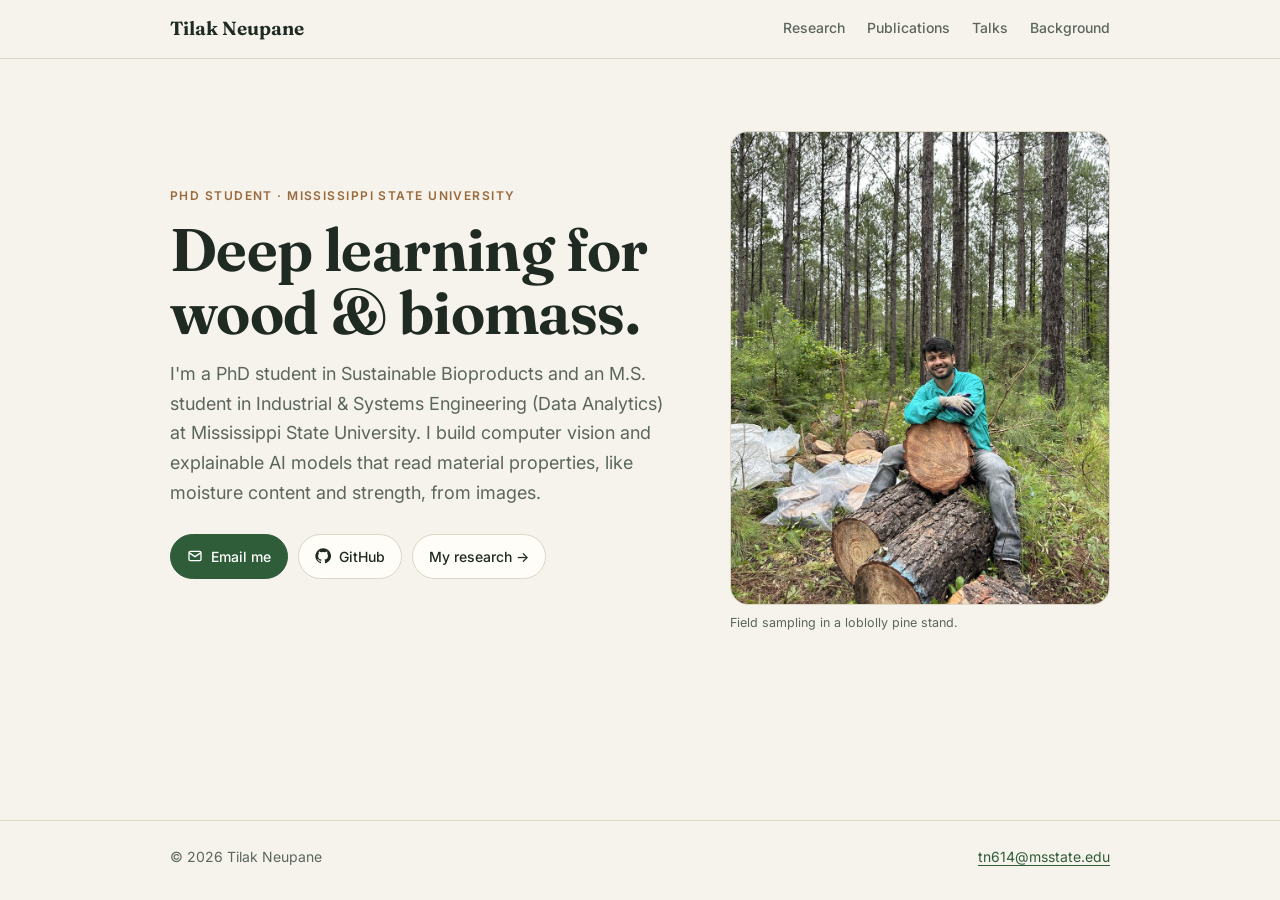
<file: index.html>
<!DOCTYPE html>
<html lang="en">
<head>
<meta charset="UTF-8">
<meta name="viewport" content="width=device-width, initial-scale=1">
<title>Tilak Neupane | Wood Science & Deep Learning</title>
<meta name="description" content="Tilak Neupane, PhD student in Sustainable Bioproducts at Mississippi State University. Deep learning, computer vision and explainable AI for wood and biomass quality.">
<meta property="og:title" content="Tilak Neupane">
<meta property="og:description" content="Tilak Neupane, PhD student in Sustainable Bioproducts at Mississippi State University. Deep learning, computer vision and explainable AI for wood and biomass quality.">
<meta property="og:image" content="https://tilakneu.github.io/profile.jpg">
<link rel="preconnect" href="https://fonts.googleapis.com">
<link rel="preconnect" href="https://fonts.gstatic.com" crossorigin>
<link href="https://fonts.googleapis.com/css2?family=Fraunces:opsz,wght@9..144,500;9..144,650&family=Inter:wght@400;500;600&display=swap" rel="stylesheet">
<link rel="stylesheet" href="style.css">
</head>
<body>

<nav><div class="wrap">
  <a class="brand" href="index.html">Tilak Neupane</a>
  <div class="links"><a href="research.html">Research</a><a href="publications.html">Publications</a><a href="talks.html">Talks</a><a href="background.html">Background</a></div>
</div></nav>

<main>
<header class="hero"><div class="wrap">
  <div>
    <p class="eyebrow">PhD Student · Mississippi State University</p>
    <h1>Deep learning for wood &amp; biomass.</h1>
    <p class="lede">I'm a PhD student in Sustainable Bioproducts and an M.S. student in Industrial &amp; Systems Engineering (Data Analytics) at Mississippi State University. I build computer vision and explainable AI models that read material properties, like moisture content and strength, from images.</p>
    <div class="cta">
      <a class="btn primary" href="mailto:tn614@msstate.edu"><svg viewBox="0 0 24 24" fill="none" stroke="currentColor" stroke-width="2"><rect x="3" y="5" width="18" height="14" rx="2"/><path d="m3 7 9 6 9-6"/></svg>Email me</a>
      <a class="btn" href="https://github.com/tilakneu"><svg viewBox="0 0 24 24" fill="currentColor"><path d="M12 .5a11.5 11.5 0 0 0-3.64 22.41c.58.1.79-.25.79-.56v-2c-3.2.7-3.88-1.37-3.88-1.37-.53-1.34-1.29-1.7-1.29-1.7-1.05-.72.08-.7.08-.7 1.16.08 1.77 1.19 1.77 1.19 1.03 1.77 2.71 1.26 3.37.96.1-.75.4-1.26.73-1.55-2.55-.29-5.24-1.28-5.24-5.69 0-1.26.45-2.29 1.19-3.1-.12-.29-.52-1.46.11-3.05 0 0 .97-.31 3.17 1.18a11 11 0 0 1 5.77 0c2.2-1.49 3.17-1.18 3.17-1.18.63 1.59.23 2.76.11 3.05.74.81 1.19 1.84 1.19 3.1 0 4.42-2.69 5.39-5.26 5.68.41.36.78 1.06.78 2.14v3.17c0 .31.21.67.8.56A11.5 11.5 0 0 0 12 .5Z"/></svg>GitHub</a>
      <a class="btn" href="research.html">My research →</a>
    </div>
  </div>
  <figure class="photo">
    <img src="profile.jpg" alt="Tilak Neupane sitting on loblolly pine logs during field sampling">
    <figcaption>Field sampling in a loblolly pine stand.</figcaption>
  </figure>
</div></header>
</main>

<footer><div class="wrap"><span>© 2026 Tilak Neupane</span><a href="mailto:tn614@msstate.edu">tn614@msstate.edu</a></div></footer>
</body>
</html>
</file>
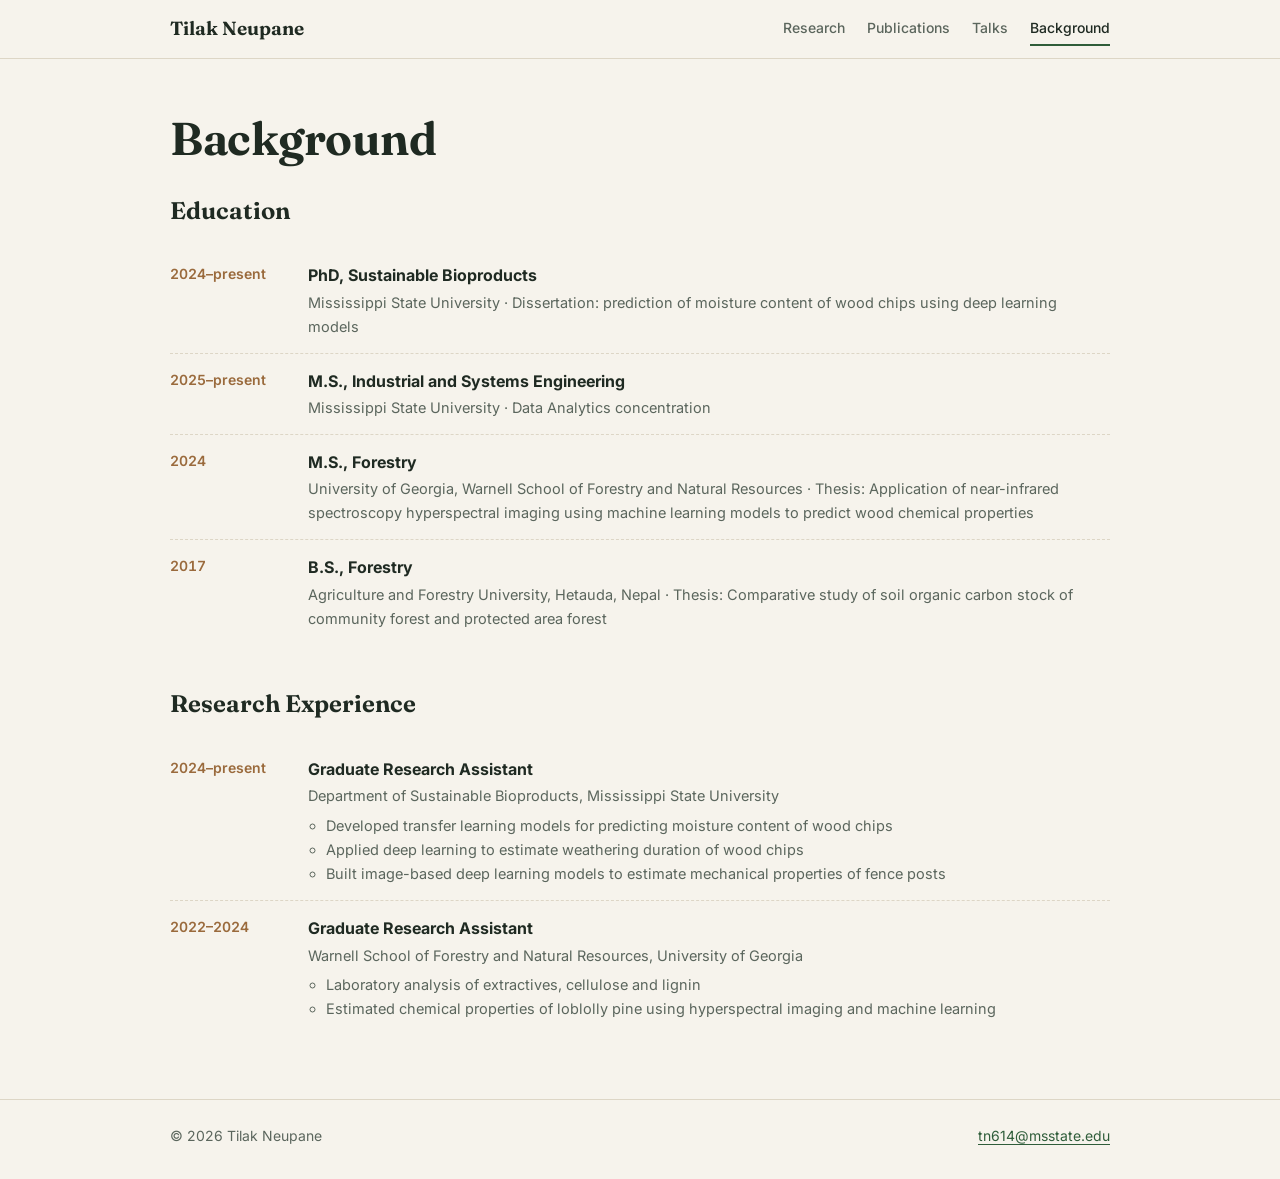
<file: background.html>
<!DOCTYPE html>
<html lang="en">
<head>
<meta charset="UTF-8">
<meta name="viewport" content="width=device-width, initial-scale=1">
<title>Background | Tilak Neupane</title>
<meta name="description" content="Tilak Neupane, PhD student in Sustainable Bioproducts at Mississippi State University. Deep learning, computer vision and explainable AI for wood and biomass quality.">
<meta property="og:title" content="Tilak Neupane">
<meta property="og:description" content="Tilak Neupane, PhD student in Sustainable Bioproducts at Mississippi State University. Deep learning, computer vision and explainable AI for wood and biomass quality.">
<meta property="og:image" content="https://tilakneu.github.io/profile.jpg">
<link rel="preconnect" href="https://fonts.googleapis.com">
<link rel="preconnect" href="https://fonts.gstatic.com" crossorigin>
<link href="https://fonts.googleapis.com/css2?family=Fraunces:opsz,wght@9..144,500;9..144,650&family=Inter:wght@400;500;600&display=swap" rel="stylesheet">
<link rel="stylesheet" href="style.css">
</head>
<body>

<nav><div class="wrap">
  <a class="brand" href="index.html">Tilak Neupane</a>
  <div class="links"><a href="research.html">Research</a><a href="publications.html">Publications</a><a href="talks.html">Talks</a><a href="background.html" class="active">Background</a></div>
</div></nav>

<main class="page"><div class="wrap">
  <h1>Background</h1>
  <h2>Education</h2>
  <ul class="timeline">
    <li><span class="when">2024–present</span><div><h3>PhD, Sustainable Bioproducts</h3><p>Mississippi State University · Dissertation: prediction of moisture content of wood chips using deep learning models</p></div></li>
    <li><span class="when">2025–present</span><div><h3>M.S., Industrial and Systems Engineering</h3><p>Mississippi State University · Data Analytics concentration</p></div></li>
    <li><span class="when">2024</span><div><h3>M.S., Forestry</h3><p>University of Georgia, Warnell School of Forestry and Natural Resources · Thesis: Application of near-infrared spectroscopy hyperspectral imaging using machine learning models to predict wood chemical properties</p></div></li>
    <li><span class="when">2017</span><div><h3>B.S., Forestry</h3><p>Agriculture and Forestry University, Hetauda, Nepal · Thesis: Comparative study of soil organic carbon stock of community forest and protected area forest</p></div></li>
  </ul>

  <h2>Research Experience</h2>
  <ul class="timeline">
    <li><span class="when">2024–present</span><div><h3>Graduate Research Assistant</h3><p>Department of Sustainable Bioproducts, Mississippi State University</p>
      <ul><li>Developed transfer learning models for predicting moisture content of wood chips</li><li>Applied deep learning to estimate weathering duration of wood chips</li><li>Built image-based deep learning models to estimate mechanical properties of fence posts</li></ul></div></li>
    <li><span class="when">2022–2024</span><div><h3>Graduate Research Assistant</h3><p>Warnell School of Forestry and Natural Resources, University of Georgia</p>
      <ul><li>Laboratory analysis of extractives, cellulose and lignin</li><li>Estimated chemical properties of loblolly pine using hyperspectral imaging and machine learning</li></ul></div></li>
  </ul>
</div></main>

<footer><div class="wrap"><span>© 2026 Tilak Neupane</span><a href="mailto:tn614@msstate.edu">tn614@msstate.edu</a></div></footer>
</body>
</html>
</file>
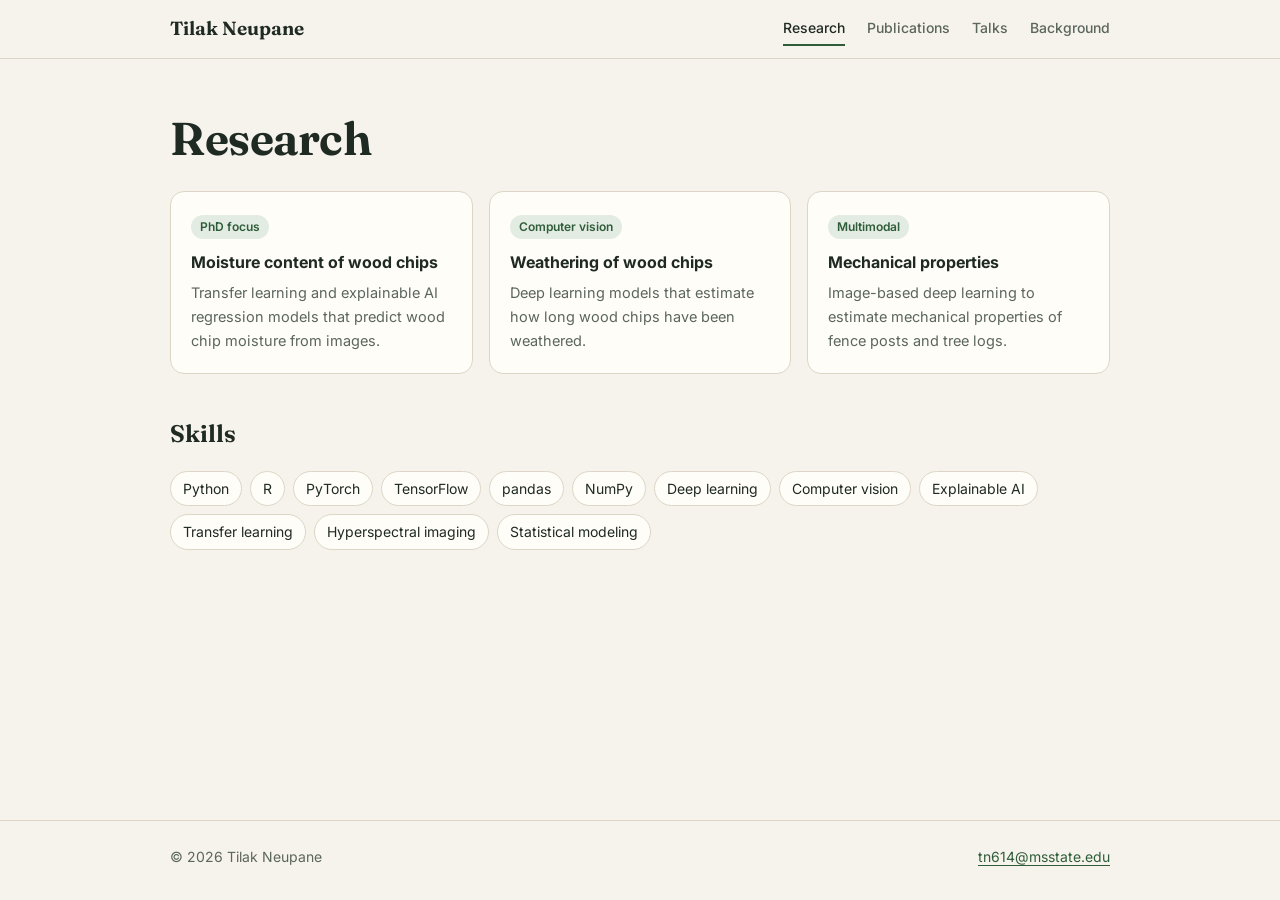
<file: research.html>
<!DOCTYPE html>
<html lang="en">
<head>
<meta charset="UTF-8">
<meta name="viewport" content="width=device-width, initial-scale=1">
<title>Research | Tilak Neupane</title>
<meta name="description" content="Tilak Neupane, PhD student in Sustainable Bioproducts at Mississippi State University. Deep learning, computer vision and explainable AI for wood and biomass quality.">
<meta property="og:title" content="Tilak Neupane">
<meta property="og:description" content="Tilak Neupane, PhD student in Sustainable Bioproducts at Mississippi State University. Deep learning, computer vision and explainable AI for wood and biomass quality.">
<meta property="og:image" content="https://tilakneu.github.io/profile.jpg">
<link rel="preconnect" href="https://fonts.googleapis.com">
<link rel="preconnect" href="https://fonts.gstatic.com" crossorigin>
<link href="https://fonts.googleapis.com/css2?family=Fraunces:opsz,wght@9..144,500;9..144,650&family=Inter:wght@400;500;600&display=swap" rel="stylesheet">
<link rel="stylesheet" href="style.css">
</head>
<body>

<nav><div class="wrap">
  <a class="brand" href="index.html">Tilak Neupane</a>
  <div class="links"><a href="research.html" class="active">Research</a><a href="publications.html">Publications</a><a href="talks.html">Talks</a><a href="background.html">Background</a></div>
</div></nav>

<main class="page"><div class="wrap">
  <h1>Research</h1>
  <div class="cols">
    <div class="card"><span class="tag">PhD focus</span><h3>Moisture content of wood chips</h3><p>Transfer learning and explainable AI regression models that predict wood chip moisture from images.</p></div>
    <div class="card"><span class="tag">Computer vision</span><h3>Weathering of wood chips</h3><p>Deep learning models that estimate how long wood chips have been weathered.</p></div>
    <div class="card"><span class="tag">Multimodal</span><h3>Mechanical properties</h3><p>Image-based deep learning to estimate mechanical properties of fence posts and tree logs.</p></div>
  </div>

  <h2>Skills</h2>
  <ul class="chips">
    <li>Python</li><li>R</li><li>PyTorch</li><li>TensorFlow</li><li>pandas</li><li>NumPy</li>
    <li>Deep learning</li><li>Computer vision</li><li>Explainable AI</li><li>Transfer learning</li>
    <li>Hyperspectral imaging</li><li>Statistical modeling</li>
  </ul>
</div></main>

<footer><div class="wrap"><span>© 2026 Tilak Neupane</span><a href="mailto:tn614@msstate.edu">tn614@msstate.edu</a></div></footer>
</body>
</html>
</file>
<file: style.css>
/* Shared styles for every page of the site */
:root{
  --bg:#f6f3ec; --surface:#fffdf8; --ink:#1f2a22; --muted:#5b665d; --line:#ddd6c6;
  --accent:#2f5d3a; --accent-soft:#e3ece2; --wood:#9a6a3c;
}
@media (prefers-color-scheme: dark){
  :root:not([data-theme="light"]){
    --bg:#141915; --surface:#1b211c; --ink:#e8ece6; --muted:#a3ada4; --line:#2e372f;
    --accent:#8cc49a; --accent-soft:#243128; --wood:#d3a273;
  }
}
*{box-sizing:border-box}
html{scroll-behavior:smooth}
body{margin:0;background:var(--bg);color:var(--ink);font:16px/1.65 Inter,system-ui,sans-serif;-webkit-font-smoothing:antialiased;min-height:100vh;display:flex;flex-direction:column}
main{flex:1}
a{color:var(--accent);text-underline-offset:3px}
a:hover{text-decoration-thickness:2px}
.wrap{max-width:980px;margin:0 auto;padding:0 20px}

/* nav */
nav{position:sticky;top:0;z-index:10;background:color-mix(in srgb,var(--bg) 88%,transparent);backdrop-filter:blur(8px);border-bottom:1px solid var(--line)}
nav .wrap{display:flex;align-items:center;justify-content:space-between;min-height:58px;gap:16px}
.brand{font-family:Fraunces,Georgia,serif;font-weight:650;font-size:19px;color:var(--ink);text-decoration:none;white-space:nowrap}
.links{display:flex;gap:22px}
.links a{color:var(--muted);text-decoration:none;font-size:14px;font-weight:500;white-space:nowrap;padding:4px 0;border-bottom:2px solid transparent}
.links a:hover{color:var(--accent)}
.links a.active{color:var(--ink);border-bottom-color:var(--accent)}

/* home */
.hero{padding:72px 0}
.hero .wrap{display:grid;grid-template-columns:1.35fr 1fr;gap:48px;align-items:center}
.eyebrow{text-transform:uppercase;letter-spacing:.12em;font-size:12px;font-weight:600;color:var(--wood);margin:0 0 12px}
h1{font-family:Fraunces,Georgia,serif;font-weight:650;font-size:clamp(40px,6vw,60px);line-height:1.04;margin:0 0 16px;letter-spacing:-.01em}
.lede{font-size:18px;color:var(--muted);margin:0 0 26px;max-width:34em}
.cta{display:flex;flex-wrap:wrap;gap:10px}
.btn{display:inline-flex;align-items:center;gap:8px;padding:10px 16px;border-radius:999px;border:1px solid var(--line);background:var(--surface);color:var(--ink);text-decoration:none;font-weight:500;font-size:14px}
.btn.primary{background:var(--accent);border-color:var(--accent);color:#fff}
@media (prefers-color-scheme: dark){ :root:not([data-theme="light"]) .btn.primary{color:#0f1a12} }
.btn svg{width:16px;height:16px}
.photo{margin:0}
.photo img{width:100%;aspect-ratio:4/5;object-fit:cover;object-position:50% 62%;border-radius:18px;display:block;border:1px solid var(--line)}
.photo figcaption{font-size:12.5px;color:var(--muted);margin-top:8px}

/* inner pages */
.page{padding:56px 0 64px}
.page h1{font-size:clamp(34px,5vw,46px);margin-bottom:28px}
h2{font-family:Fraunces,Georgia,serif;font-weight:650;font-size:24px;margin:40px 0 18px}
.page h1 + h2{margin-top:0}
.cols{display:grid;grid-template-columns:repeat(3,1fr);gap:16px}
.card{background:var(--surface);border:1px solid var(--line);border-radius:14px;padding:20px}
.card h3{font-size:16px;margin:0 0 6px}
.card p{margin:0;color:var(--muted);font-size:14.5px}
.tag{display:inline-block;font-size:12px;font-weight:600;color:var(--accent);background:var(--accent-soft);padding:2px 9px;border-radius:999px;margin-bottom:10px}
.pubs{list-style:none;padding:0;margin:0;display:grid;gap:14px}
.pubs li{background:var(--surface);border:1px solid var(--line);border-left:4px solid var(--accent);border-radius:10px;padding:16px 18px}
.pubs .title{font-weight:600;display:block;margin-bottom:4px}
.pubs .meta{font-size:14px;color:var(--muted)}
.me{font-weight:600;color:var(--ink)}
.timeline{list-style:none;margin:0;padding:0}
.timeline>li{display:grid;grid-template-columns:120px 1fr;gap:18px;padding:14px 0;border-bottom:1px dashed var(--line)}
.timeline>li:last-child{border-bottom:0}
.when{font-size:14px;color:var(--wood);font-weight:600;font-variant-numeric:tabular-nums}
.timeline h3{font-size:16px;margin:0}
.timeline p{margin:2px 0 0;color:var(--muted);font-size:14.5px}
.timeline ul{margin:6px 0 0;padding-left:18px;color:var(--muted);font-size:14.5px}
.talks{margin:0;padding-left:18px}
.talks li{margin-bottom:12px}
.talks em{color:var(--muted);font-style:normal;font-size:14px;display:block}
.chips{display:flex;flex-wrap:wrap;gap:8px;margin:0;padding:0;list-style:none}
.chips li{border:1px solid var(--line);background:var(--surface);border-radius:999px;padding:5px 12px;font-size:14px}

footer{border-top:1px solid var(--line);padding:24px 0 32px;color:var(--muted);font-size:14px}
footer .wrap{display:flex;justify-content:space-between;flex-wrap:wrap;gap:10px}

@media (max-width:820px){
  nav .wrap{flex-direction:column;align-items:flex-start;gap:4px;padding-top:10px;padding-bottom:8px}
  .links{gap:16px;overflow-x:auto;max-width:100%;scrollbar-width:none}
  .hero{padding:32px 0 48px}
  .hero .wrap{grid-template-columns:1fr;gap:28px}
  .photo{max-width:380px}
  .cols{grid-template-columns:1fr}
  .timeline>li{grid-template-columns:1fr;gap:2px}
  .page{padding:36px 0 48px}
}
</file>
